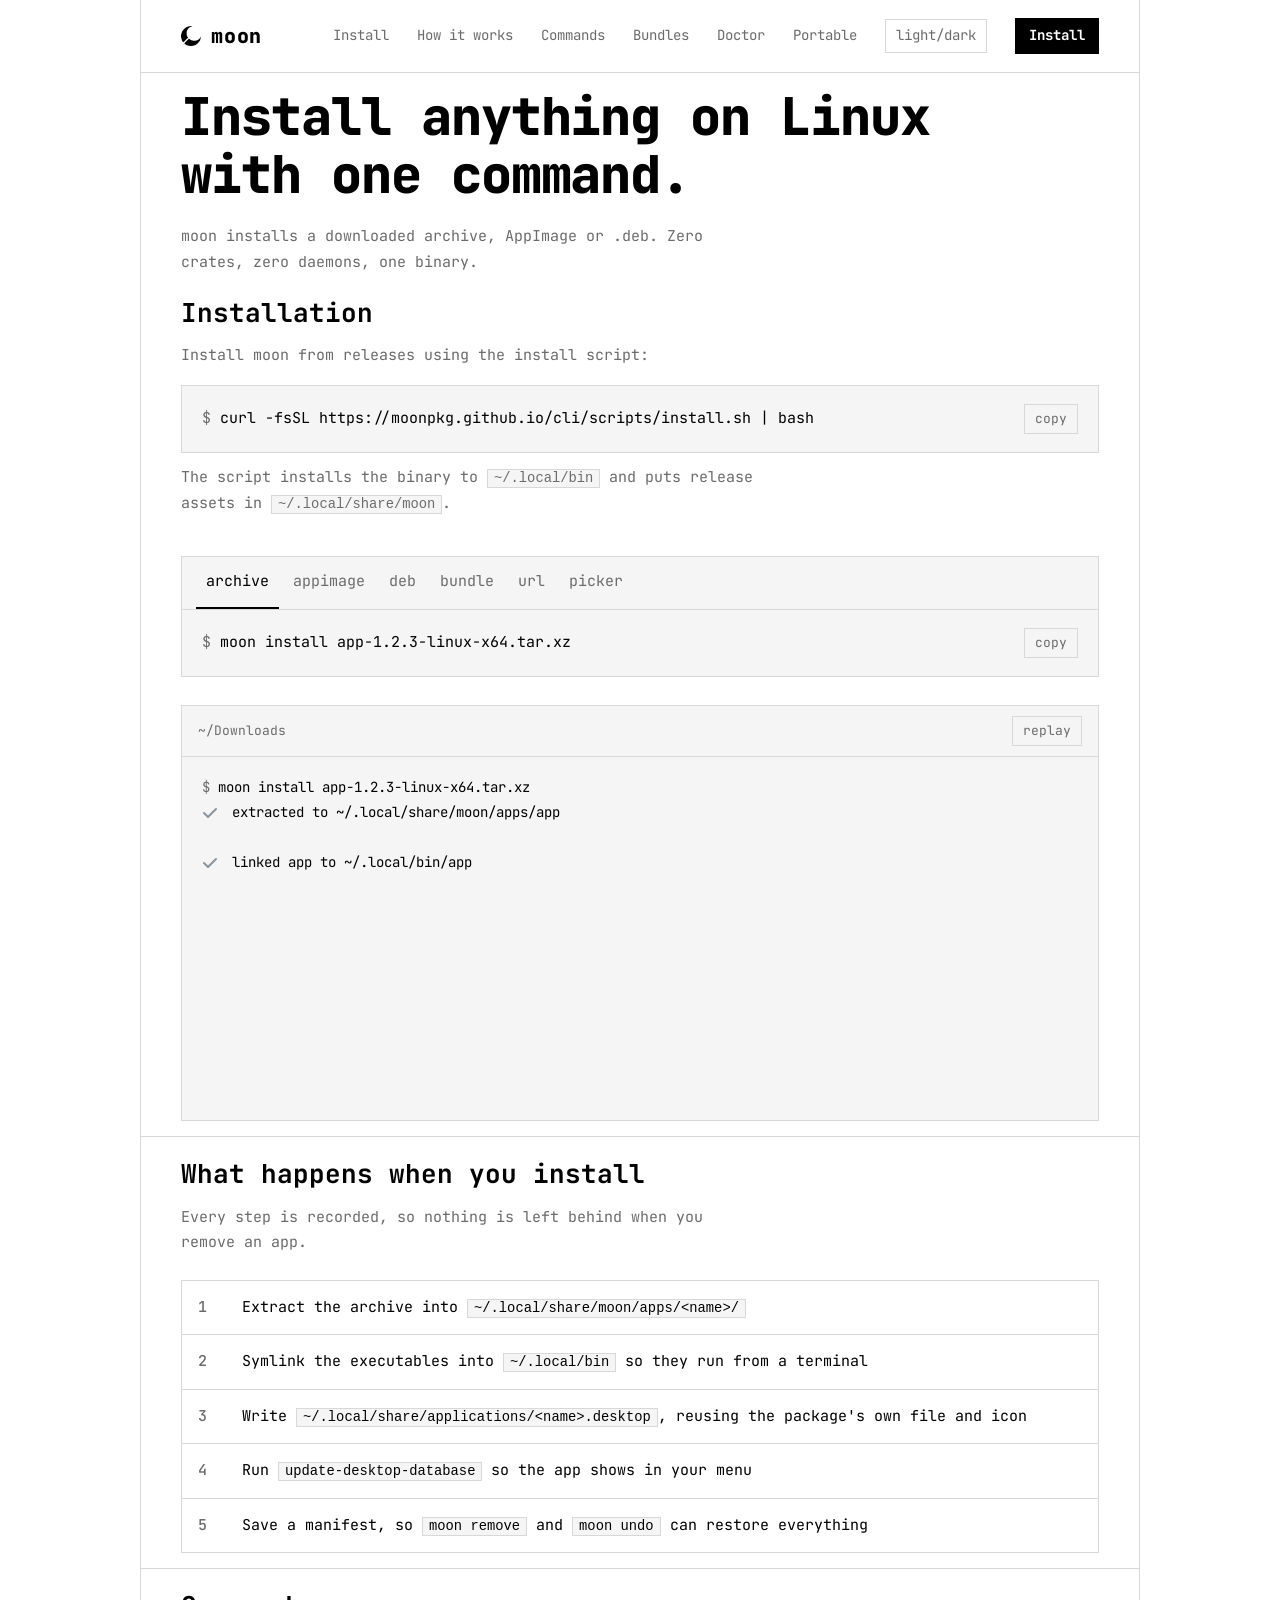
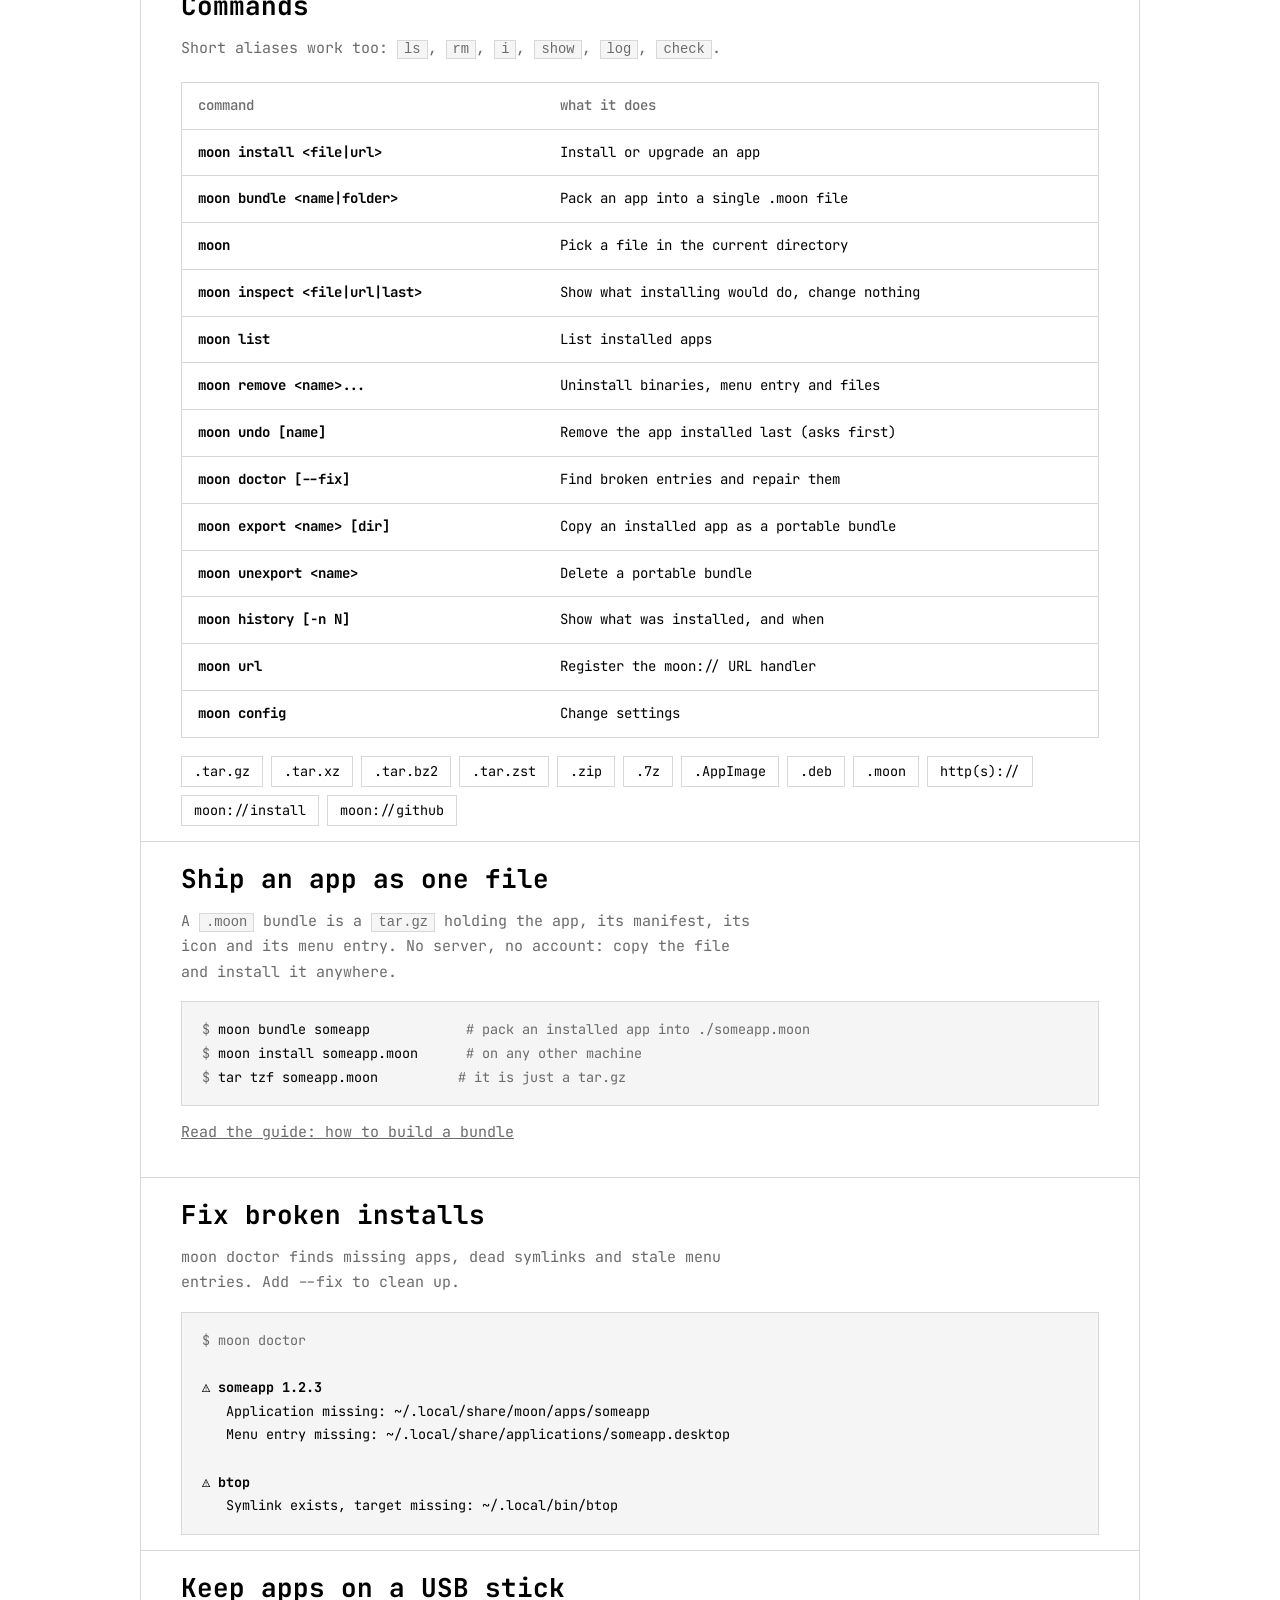
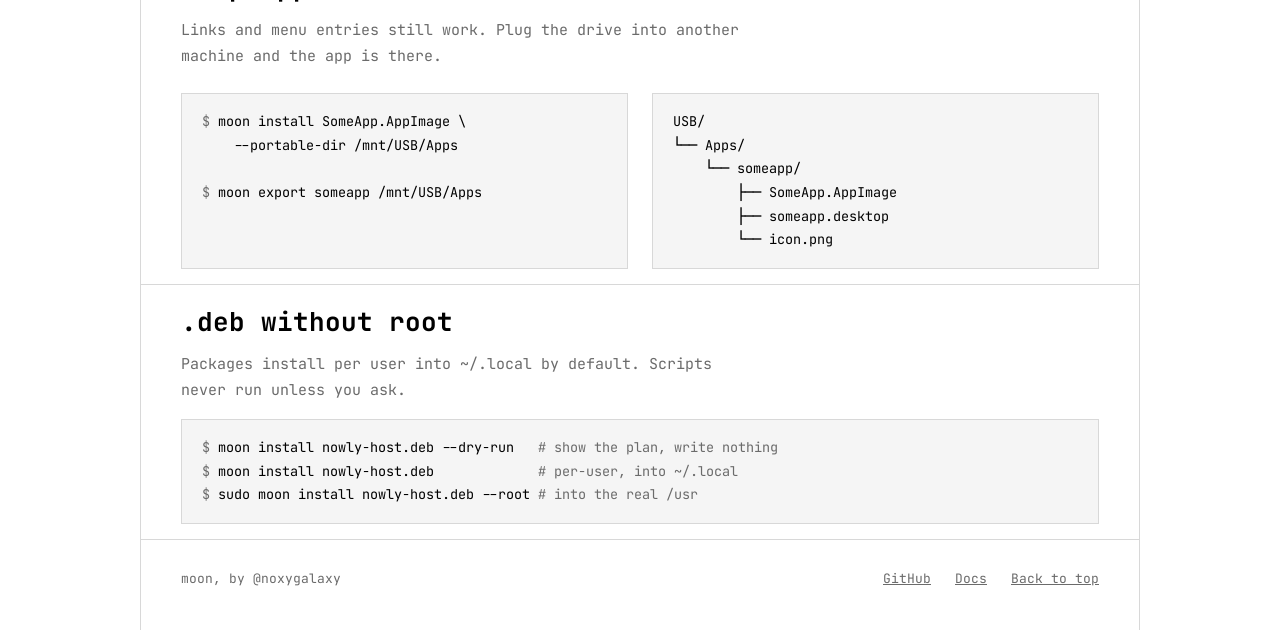
<file: docs/index.html>
<!DOCTYPE html>
<html lang="en">
<head>
<meta charset="utf-8">
<meta name="viewport" content="width=device-width, initial-scale=1, viewport-fit=cover">
<title>moon: install anything on Linux</title>
<meta name="description" content="moon installs a downloaded archive, AppImage or .deb in one command. Zero crates, zero daemons, one binary.">
<meta property="og:title" content="moon: install anything on Linux">
<meta property="og:description" content="Install archives, AppImages, and .deb packages with one command.">
<meta property="og:image" content="assets/big-banner.png">
<meta property="og:type" content="website">
<meta name="twitter:card" content="summary_large_image">
<meta name="twitter:image" content="assets/big-banner.png">
<link rel="preconnect" href="https://fonts.googleapis.com">
<link rel="preconnect" href="https://fonts.gstatic.com" crossorigin>
<link href="https://fonts.googleapis.com/css2?family=JetBrains+Mono:wght@400;500;700;800&display=swap" rel="stylesheet">
<link rel="stylesheet" href="styles.css">
</head>
<body>
<div class="wrap">
<header>
  <a class="logo" href="#top" aria-label="moon home">
    <img src="assets/logo.webp" style="width:20px;height:20px;">moon
  </a>
  <nav>
    <a href="#install">Install</a><a href="#how">How it works</a><a href="#commands">Commands</a><a href="#bundles">Bundles</a><a href="#doctor">Doctor</a><a href="#portable">Portable</a>
    <button class="theme" id="theme" aria-label="Toggle light and dark">light/dark</button>
    <button class="btn" onclick="document.getElementById('install').scrollIntoView({behavior:'smooth'})">Install</button>
  </nav>
</header>

<section id="top" class="pad">
  <h1>Install anything on Linux<br>with one command.</h1>
  <p class="dim">moon installs a downloaded archive, AppImage or .deb. Zero crates, zero daemons, one binary.</p>

  <div id="install">
    <h2>Installation</h2>
    <p class="dim">Install moon from releases using the install script:</p>
    <div class="box">
      <div class="cmdrow">
        <div class="cmd"><span class="p">$ </span><span id="installcmd">curl -fsSL https://moonpkg.github.io/cli/scripts/install.sh | bash</span></div>
        <button class="copy" id="copyinstall">copy</button>
      </div>
    </div>
    <p class="dim" style="margin-top:12px">The script installs the binary to <code>~/.local/bin</code> and puts release assets in <code>~/.local/share/moon</code>.</p>
  </div>

  <div class="box" id="tabs" style="margin-top:40px">
    <div class="tabs" role="tablist" aria-label="Input type">
      <button class="tab" role="tab" aria-selected="true" data-cmd="moon install app-1.2.3-linux-x64.tar.xz">archive</button>
      <button class="tab" role="tab" aria-selected="false" data-cmd="moon install SomeApp.AppImage">appimage</button>
      <button class="tab" role="tab" aria-selected="false" data-cmd="moon install nowly-host.deb">deb</button>
      <button class="tab" role="tab" aria-selected="false" data-cmd="moon install SomeApp.moon">bundle</button>
      <button class="tab" role="tab" aria-selected="false" data-cmd="moon install https://example.com/app.tar.gz">url</button>
      <button class="tab" role="tab" aria-selected="false" data-cmd="moon">picker</button>
    </div>
    <div class="cmdrow">
      <div class="cmd"><span class="p">$ </span><span id="cmdtext">moon install app-1.2.3-linux-x64.tar.xz</span></div>
      <button class="copy" id="copy">copy</button>
    </div>
  </div>

  <div class="box term" aria-label="Example install output">
    <div class="termbar"><span>~/Downloads</span><button class="copy" id="replay">replay</button></div>
    <pre id="term" aria-live="polite"></pre>
  </div>
</section>

<section id="how" class="pad">
  <h2>What happens when you install</h2>
  <p class="dim">Every step is recorded, so nothing is left behind when you remove an app.</p>
  <ol class="steps">
    <li><b>1</b><span>Extract the archive into <code>~/.local/share/moon/apps/&lt;name&gt;/</code></span></li>
    <li><b>2</b><span>Symlink the executables into <code>~/.local/bin</code> so they run from a terminal</span></li>
    <li><b>3</b><span>Write <code>~/.local/share/applications/&lt;name&gt;.desktop</code>, reusing the package's own file and icon</span></li>
    <li><b>4</b><span>Run <code>update-desktop-database</code> so the app shows in your menu</span></li>
    <li><b>5</b><span>Save a manifest, so <code>moon remove</code> and <code>moon undo</code> can restore everything</span></li>
  </ol>
</section>

<section id="commands" class="pad">
  <h2>Commands</h2>
  <p class="dim">Short aliases work too: <code>ls</code>, <code>rm</code>, <code>i</code>, <code>show</code>, <code>log</code>, <code>check</code>.</p>
  <div class="tablewrap"><table>
    <tr><th>command</th><th>what it does</th></tr>
    <tr><td>moon install &lt;file|url&gt;</td><td>Install or upgrade an app</td></tr>
    <tr><td>moon bundle &lt;name|folder&gt;</td><td>Pack an app into a single .moon file</td></tr>
    <tr><td>moon</td><td>Pick a file in the current directory</td></tr>
    <tr><td>moon inspect &lt;file|url|last&gt;</td><td>Show what installing would do, change nothing</td></tr>
    <tr><td>moon list</td><td>List installed apps</td></tr>
    <tr><td>moon remove &lt;name&gt;...</td><td>Uninstall binaries, menu entry and files</td></tr>
    <tr><td>moon undo [name]</td><td>Remove the app installed last (asks first)</td></tr>
    <tr><td>moon doctor [--fix]</td><td>Find broken entries and repair them</td></tr>
    <tr><td>moon export &lt;name&gt; [dir]</td><td>Copy an installed app as a portable bundle</td></tr>
    <tr><td>moon unexport &lt;name&gt;</td><td>Delete a portable bundle</td></tr>
    <tr><td>moon history [-n N]</td><td>Show what was installed, and when</td></tr>
    <tr><td>moon url</td><td>Register the moon:// URL handler</td></tr>
    <tr><td>moon config</td><td>Change settings</td></tr>
  </table></div>
  <div class="chips" aria-label="Supported inputs"><span>.tar.gz</span><span>.tar.xz</span><span>.tar.bz2</span><span>.tar.zst</span><span>.zip</span><span>.7z</span><span>.AppImage</span><span>.deb</span><span>.moon</span><span>http(s)://</span><span>moon://install</span><span>moon://github</span></div>
</section>

<section id="bundles" class="pad">
  <h2>Ship an app as one file</h2>
  <p class="dim">A <code>.moon</code> bundle is a <code>tar.gz</code> holding the app, its manifest, its icon and its menu entry. No server, no account: copy the file and install it anywhere.</p>
  <div class="box"><pre class="out"><span class="dim">$ </span>moon bundle someapp            <span class="dim"># pack an installed app into ./someapp.moon</span>
<span class="dim">$ </span>moon install someapp.moon      <span class="dim"># on any other machine</span>
<span class="dim">$ </span>tar tzf someapp.moon          <span class="dim"># it is just a tar.gz</span></pre></div>
  <p class="dim" style="margin-top:14px"><a href="how-to-bundle/">Read the guide: how to build a bundle</a></p>
</section>

<section id="doctor" class="pad">
  <h2>Fix broken installs</h2>
  <p class="dim">moon doctor finds missing apps, dead symlinks and stale menu entries. Add --fix to clean up.</p>
  <div class="box"><pre class="out"><span class="dim">$ moon doctor</span>

<span class="warn">⚠ someapp 1.2.3</span>
   Application missing: ~/.local/share/moon/apps/someapp
   Menu entry missing: ~/.local/share/applications/someapp.desktop

<span class="warn">⚠ btop</span>
   Symlink exists, target missing: ~/.local/bin/btop</pre></div>
</section>

<section id="portable" class="pad">
  <h2>Keep apps on a USB stick</h2>
  <p class="dim">Links and menu entries still work. Plug the drive into another machine and the app is there.</p>
  <div class="cols">
    <div class="box"><pre class="out"><span class="dim">$ </span>moon install SomeApp.AppImage \
    --portable-dir /mnt/USB/Apps

<span class="dim">$ </span>moon export someapp /mnt/USB/Apps</pre></div>
    <div class="box"><pre class="out">USB/
└── Apps/
    └── someapp/
        ├── SomeApp.AppImage
        ├── someapp.desktop
        └── icon.png</pre></div>
  </div>
</section>

<section class="pad">
  <h2>.deb without root</h2>
  <p class="dim">Packages install per user into ~/.local by default. Scripts never run unless you ask.</p>
  <div class="box"><pre class="out"><span class="dim">$ </span>moon install nowly-host.deb --dry-run   <span class="dim"># show the plan, write nothing</span>
<span class="dim">$ </span>moon install nowly-host.deb             <span class="dim"># per-user, into ~/.local</span>
<span class="dim">$ </span>sudo moon install nowly-host.deb --root <span class="dim"># into the real /usr</span></pre></div>
</section>

<footer>
  <span>moon, by @noxygalaxy</span>
  <span><a href="https://github.com/moonpkg/cli">GitHub</a> &nbsp; <a href="how-to-bundle/">Docs</a> &nbsp; <a href="#top">Back to top</a></span>
</footer>
</div>

<script src="script.js"></script>
</body>
</html>
</file>
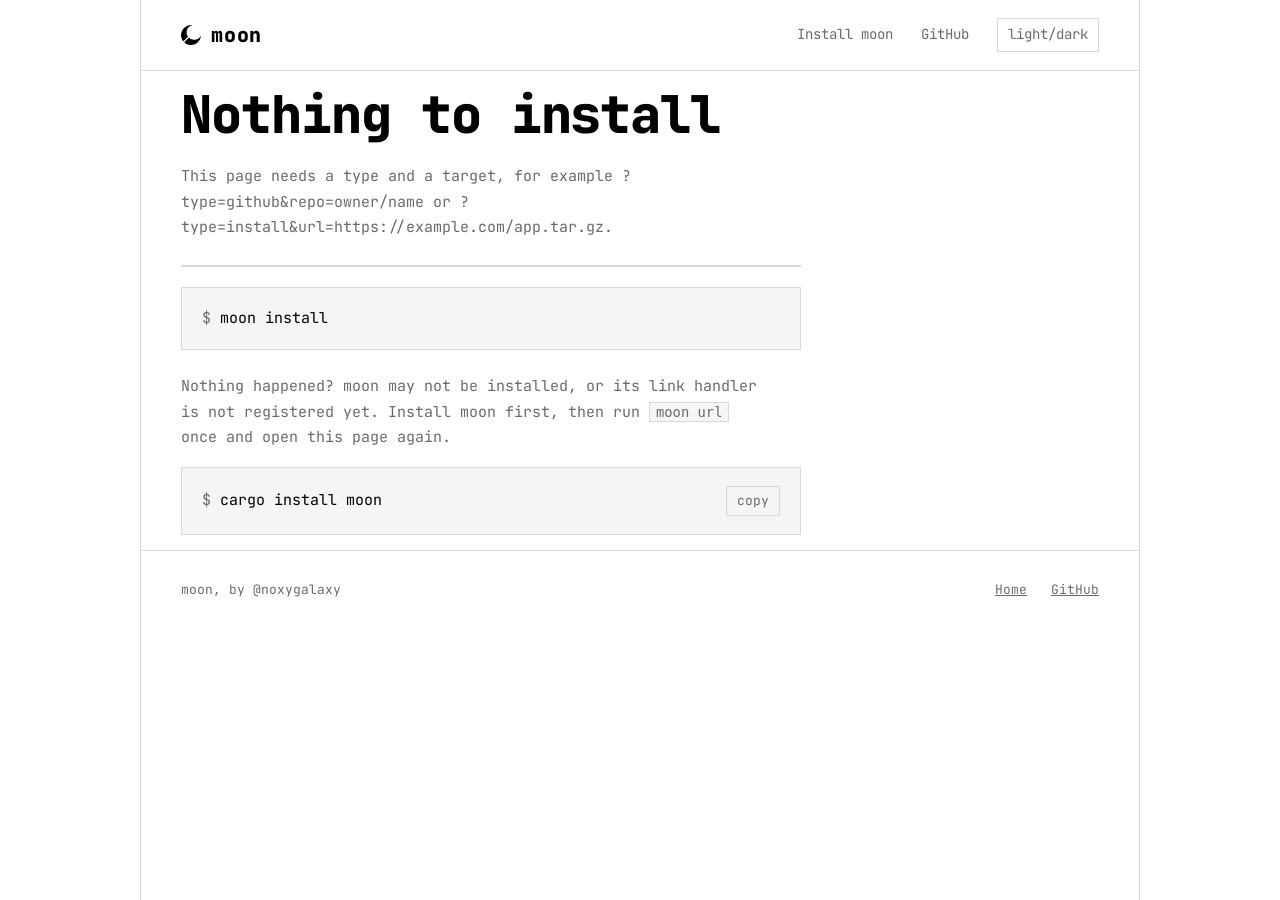
<file: docs/app/index.html>
<!DOCTYPE html>
<html lang="en">
<head>
<meta charset="utf-8">
<meta name="viewport" content="width=device-width, initial-scale=1, viewport-fit=cover">
<title>Install with moon</title>
<meta name="robots" content="noindex">
<link rel="preconnect" href="https://fonts.googleapis.com">
<link rel="preconnect" href="https://fonts.gstatic.com" crossorigin>
<link href="https://fonts.googleapis.com/css2?family=JetBrains+Mono:wght@400;500;700;800&display=swap" rel="stylesheet">
<link rel="stylesheet" href="../styles.css">
</head>
<body>
<div class="wrap">
<header>
  <a class="logo" href="../" aria-label="moon home">
    <img src="../assets/logo.webp" style="width:20px;height:20px;">moon
  </a>
  <nav>
    <a href="../#install">Install moon</a><a href="https://github.com/moonpkg/cli">GitHub</a>
    <button class="theme" id="theme" aria-label="Toggle light and dark">light/dark</button>
  </nav>
</header>

<section class="pad">
  <h1 id="title">Opening moon</h1>
  <p class="dim" id="lead">Handing this link to moon, which opens a terminal and shows the download.</p>

  <div class="box" style="max-width:620px;margin-top:24px">
    <a class="btn" id="go" href="#" style="display:block;padding:20px;text-align:center;text-decoration:none;font-size:16px">Open in moon</a>
  </div>

  <div class="box" style="max-width:620px;margin-top:20px">
    <div class="cmdrow">
      <div class="cmd"><span class="p">$ </span><span id="cmd">moon install</span></div>
      <button class="copy" id="copy">copy</button>
    </div>
  </div>

  <p class="dim" id="hint" style="margin-top:24px">Nothing happened? moon may not be installed, or its link handler is not registered yet. Install moon first, then run <code>moon url</code> once and open this page again.</p>
  <div class="box" style="max-width:620px">
    <div class="cmdrow">
      <div class="cmd"><span class="p">$ </span>cargo install moon</div>
      <button class="copy" id="copycargo">copy</button>
    </div>
  </div>
</section>

<footer>
  <span>moon, by @noxygalaxy</span>
  <span><a href="../">Home</a> &nbsp; <a href="https://github.com/moonpkg/cli">GitHub</a></span>
</footer>
</div>

<script src="../script.js"></script>
<script>
(function () {
  var q = new URLSearchParams(location.search);
  var repo = q.get("repo") || "";
  var url = q.get("url") || "";
  var tag = q.get("tag") || "";
  var file = q.get("file") || "";
  var type = (q.get("type") || "").toLowerCase();
  if (!type) type = repo ? "github" : url ? "install" : "";
  if (type === "url") type = "install";

  var link = "";
  if (type === "github" && repo)
    link =
      "moon://github?" +
      ["repo=" + encodeURIComponent(repo), tag && "tag=" + encodeURIComponent(tag), file && "file=" + encodeURIComponent(file)]
        .filter(Boolean)
        .join("&");
  else if (type === "install" && url)
    link = "moon://install?url=" + encodeURIComponent(url);

  var title = document.getElementById("title"),
    lead = document.getElementById("lead"),
    go = document.getElementById("go"),
    cmd = document.getElementById("cmd"),
    hint = document.getElementById("hint");

  function copy(text, button) {
    var label = button.textContent;
    function done() {
      button.textContent = "copied";
      setTimeout(function () {
        button.textContent = label;
      }, 1400);
    }
    try {
      navigator.clipboard.writeText(text).then(done, done);
    } catch (e) {
      done();
    }
  }

  document.getElementById("copy").addEventListener("click", function () {
    copy(cmd.textContent, this);
  });
  document.getElementById("copycargo").addEventListener("click", function () {
    copy("cargo install moon", this);
  });

  if (!link) {
    title.textContent = "Nothing to install";
    lead.textContent = "This page needs a type and a target, for example ?type=github&repo=owner/name or ?type=install&url=https://example.com/app.tar.gz.";
    go.style.display = "none";
    document.getElementById("copy").style.display = "none";
    cmd.textContent = "moon install";
    return;
  }

  var name = repo || url;
  title.textContent = type === "github" ? "Install " + name : "Install from a link";
  document.title = type === "github" ? "Install " + name + " with moon" : "Install with moon";
  lead.textContent =
    type === "github"
      ? "moon asks GitHub for the newest release of " + name + " and installs its .moon package in a terminal."
      : "moon downloads the file in a terminal and installs it.";
  go.href = link;
  go.textContent = type === "github" ? "Install " + name : "Open in moon";
  cmd.textContent = "moon install " + link;
  hint.textContent = "";

  setTimeout(function () {
    location.href = link;
  }, 250);
})();
</script>
</body>
</html>
</file>
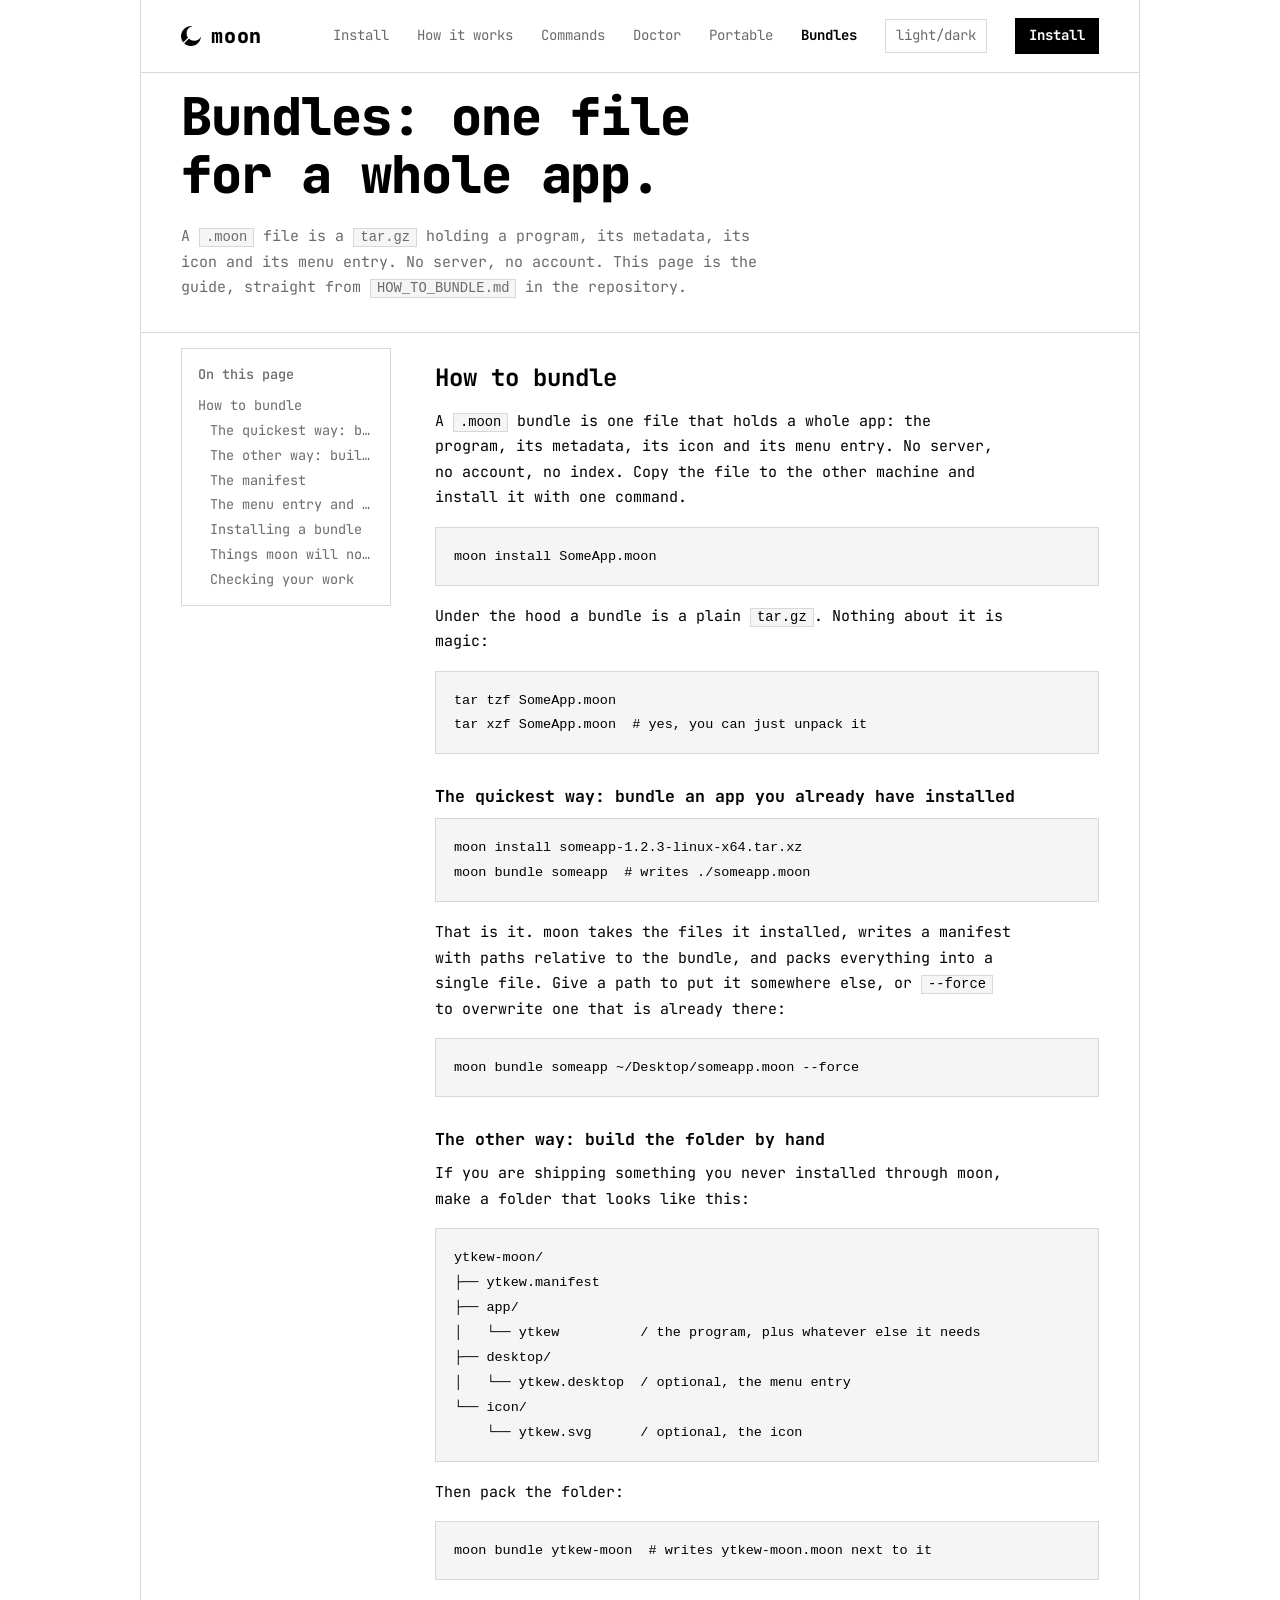
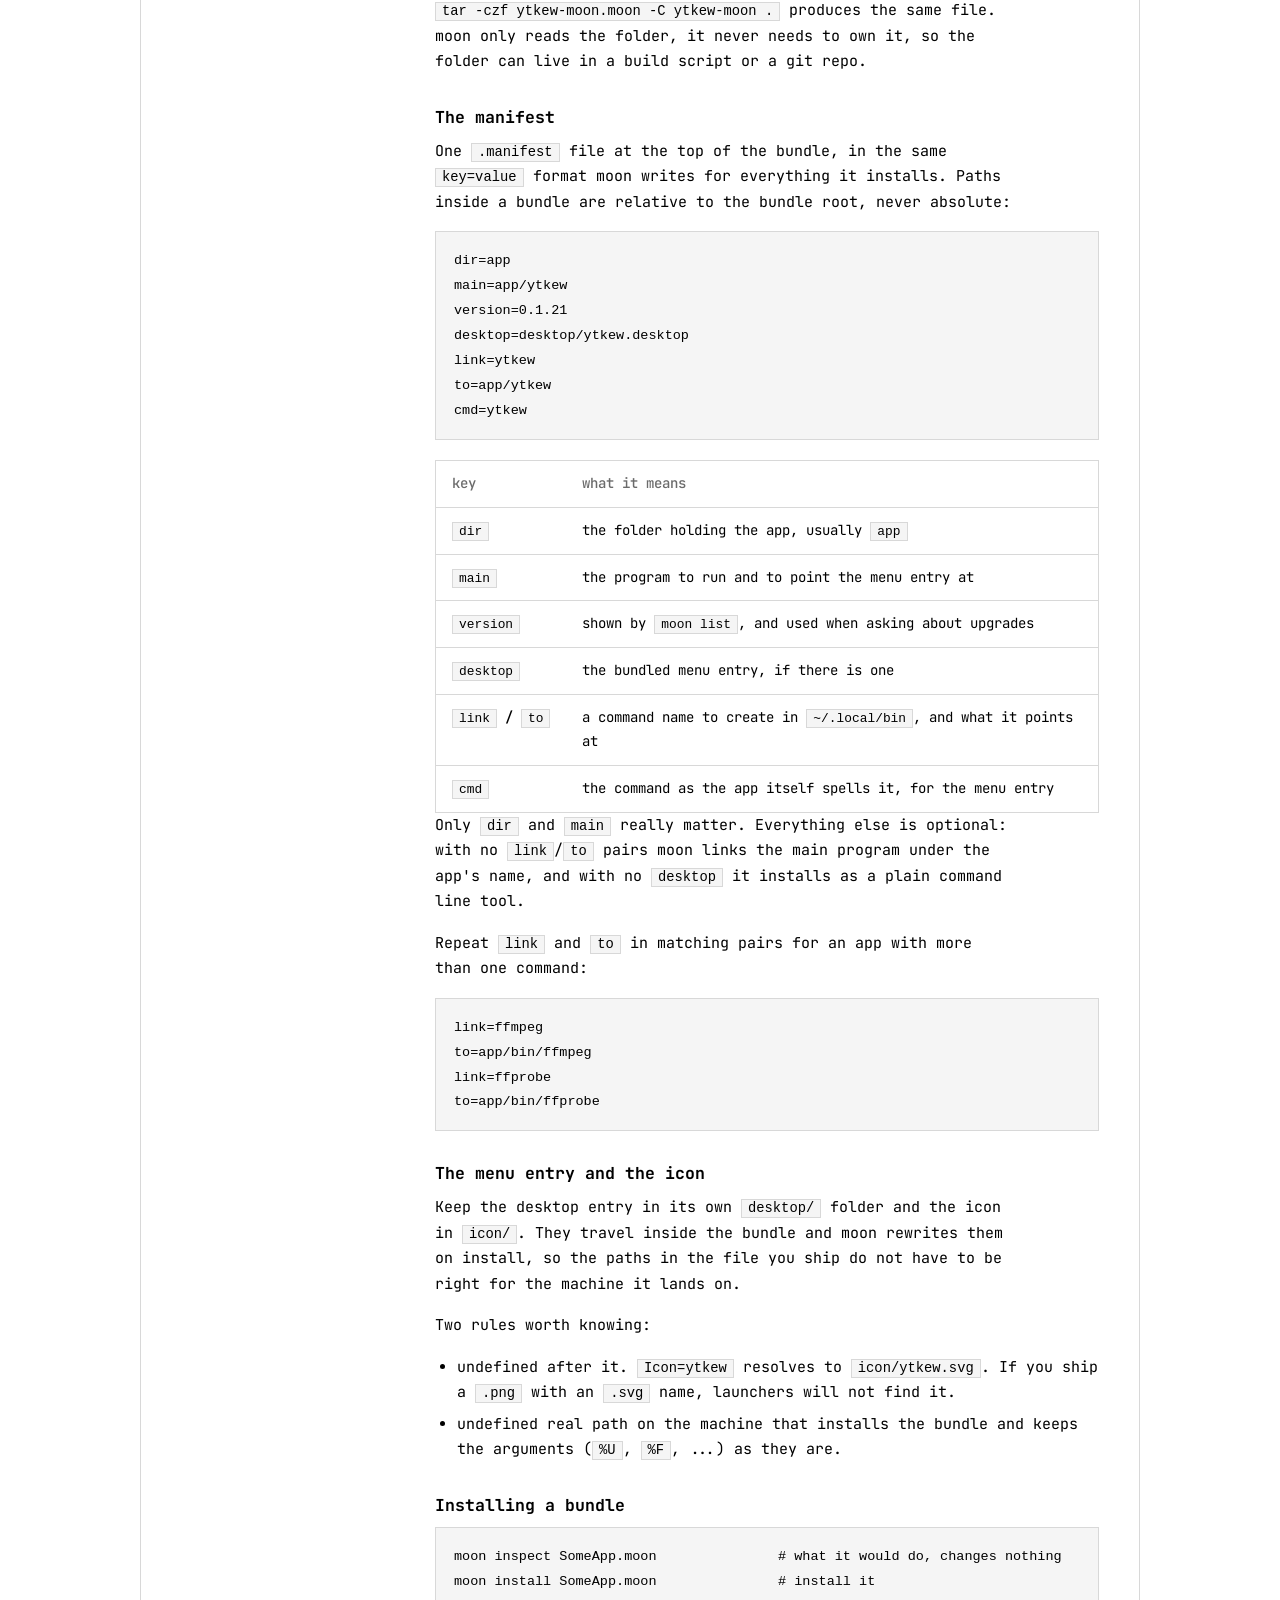
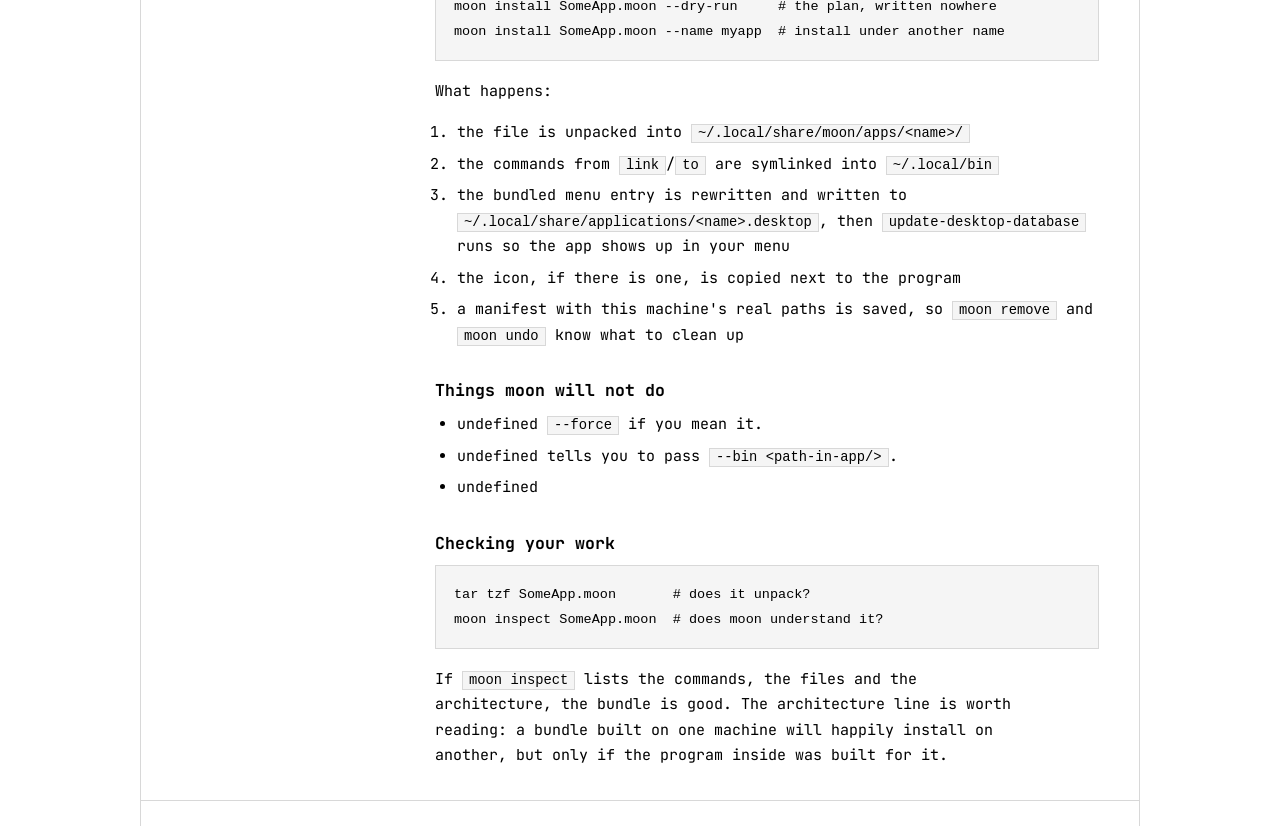
<file: docs/how-to-bundle/index.html>
<!DOCTYPE html>
<html lang="en">
<head>
<meta charset="utf-8">
<meta name="viewport" content="width=device-width, initial-scale=1, viewport-fit=cover">
<title>How to bundle: moon</title>
<meta name="description" content="A .moon bundle is one tar.gz holding an app, its icon and its menu entry. Make one with moon bundle, install it anywhere with moon install.">
<link rel="preconnect" href="https://fonts.googleapis.com">
<link rel="preconnect" href="https://fonts.gstatic.com" crossorigin>
<link href="https://fonts.googleapis.com/css2?family=JetBrains+Mono:wght@400;500;700;800&display=swap" rel="stylesheet">
<link rel="stylesheet" href="../styles.css">
</head>
<body>
<div class="wrap">
<header>
  <a class="logo" href="../index.html" aria-label="moon home">
    <img src="../assets/logo.webp" style="width:20px;height:20px;">moon
  </a>
  <nav>
    <a href="../index.html#install">Install</a><a href="../index.html#how">How it works</a><a href="../index.html#commands">Commands</a><a href="../index.html#doctor">Doctor</a><a href="../index.html#portable">Portable</a><a class="here" href="index.html" aria-current="page">Bundles</a>
    <button class="theme" id="theme" aria-label="Toggle light and dark">light/dark</button>
    <a class="btn" href="../index.html#install">Install</a>
  </nav>
</header>

<section id="top" class="pad">
  <h1>Bundles: one file<br>for a whole app.</h1>
  <p class="dim">A <code>.moon</code> file is a <code>tar.gz</code> holding a program, its metadata, its icon and its menu entry. No server, no account. This page is the guide, straight from <code>HOW_TO_BUNDLE.md</code> in the repository.</p>
  <div id="status" class="dim">Loading the guide&hellip;</div>
</section>

<section class="pad doclayout">
  <aside class="toc" id="toc" aria-label="On this page"></aside>
  <article class="doc" id="doc"></article>
</section>

<footer>
  <span>moon, by @noxygalaxy</span>
  <span><a href="https://github.com/moonpkg/cli">GitHub</a> &nbsp; <a href="https://github.com/moonpkg/cli/blob/main/HOW_TO_BUNDLE.md">HOW_TO_BUNDLE.md</a> &nbsp; <a href="../index.html">Home</a> &nbsp; <a href="#top">Back to top</a></span>
</footer>
</div>

<script src="../script.js"></script>
<script src="../markdown.js"></script>
<script>
(function () {
  var sources = [
    "../../HOW_TO_BUNDLE.md",
    "https://raw.githubusercontent.com/moonpkg/cli/main/HOW_TO_BUNDLE.md"
  ];
  var status = document.getElementById("status");
  var doc = document.getElementById("doc");
  var toc = document.getElementById("toc");

  function fail() {
    status.innerHTML =
      'The guide could not be loaded. Read it on GitHub: ' +
      '<a href="https://github.com/moonpkg/cli/blob/main/HOW_TO_BUNDLE.md">HOW_TO_BUNDLE.md</a>';
    status.classList.remove("dim");
  }

  function show(text) {
    var doc = window.moonMarkdown.render(text);
    status.remove();
    document.getElementById("doc").innerHTML = doc.html;
    window.moonMarkdown.wire(document);
    if (doc.toc.length) {
      toc.innerHTML =
        '<b>On this page</b>' +
        doc.toc
          .map(function (h) {
            return '<a class="l' + h.level + '" href="#' + h.id + '">' + h.text + "</a>";
          })
          .join("");
    } else {
      toc.remove();
    }
  }

  (function next(i) {
    if (i >= sources.length) return fail();
    fetch(sources[i])
      .then(function (r) {
        if (!r.ok) throw new Error(r.status);
        return r.text();
      })
      .then(show)
      .catch(function () {
        next(i + 1);
      });
  })(0);
})();
</script>
</body>
</html>
</file>
<file: docs/styles.css>
:root {
  --bg: #000;
  --fg: #fff;
  --dim: #8a8a8a;
  --line: #2a2a2a;
  --panel: #0d0d0d;
  --inv-bg: #fff;
  --inv-fg: #000;
  --mono:
    "JetBrains Mono", ui-monospace, SFMono-Regular, Menlo, Consolas, monospace;
  box-sizing: border-box;
  padding-top: env(safe-area-inset-top, 0px);
  padding-bottom: env(safe-area-inset-bottom, 0px);
}
@media (prefers-color-scheme: light) {
  :root:not([data-theme="dark"]) {
    --bg: #fff;
    --fg: #000;
    --dim: #6b6b6b;
    --line: #d8d8d8;
    --panel: #f5f5f5;
    --inv-bg: #000;
    --inv-fg: #fff;
  }
}
:root[data-theme="light"] {
  --bg: #fff;
  --fg: #000;
  --dim: #6b6b6b;
  --line: #d8d8d8;
  --panel: #f5f5f5;
  --inv-bg: #000;
  --inv-fg: #fff;
}
:root[data-theme="dark"] {
  --bg: #000;
  --fg: #fff;
  --dim: #8a8a8a;
  --line: #2a2a2a;
  --panel: #0d0d0d;
  --inv-bg: #fff;
  --inv-fg: #000;
}
*,
*::before,
*::after {
  box-sizing: border-box;
}
html {
  scroll-padding-top: env(safe-area-inset-top, 0px);
  -webkit-text-size-adjust: 100%;
}
body {
  margin: 0;
  background: var(--bg);
  color: var(--fg);
  font: 400 15px/1.7 var(--mono);
}
a {
  color: inherit;
}
:focus-visible {
  outline: 2px solid var(--fg);
  outline-offset: 3px;
}
.wrap {
  max-width: 1000px;
  margin: 0 auto;
  border-left: 1px solid var(--line);
  border-right: 1px solid var(--line);
  min-height: 100vh;
}
.pad {
  padding: 0 clamp(18px, 4vw, 40px);
  margin-top: 15px;
  padding-bottom: 15px;
}
header {
  display: flex;
  align-items: center;
  justify-content: space-between;
  gap: 16px;
  padding: 18px clamp(18px, 4vw, 40px);
  border-bottom: 1px solid var(--line);
}
.logo {
  display: flex;
  align-items: center;
  gap: 10px;
  font-weight: 800;
  font-size: 20px;
  text-decoration: none;
  letter-spacing: 0.04em;
}
.logo svg {
  width: 22px;
  height: 22px;
}
nav {
  display: flex;
  align-items: center;
  gap: clamp(12px, 3vw, 28px);
  font-size: 14px;
  flex-wrap: wrap;
  justify-content: flex-end;
}
nav a {
  text-decoration: none;
  color: var(--dim);
}
nav a:hover {
  color: var(--fg);
}
button {
  font: inherit;
  color: inherit;
  cursor: pointer;
}
.btn {
  background: var(--inv-bg);
  color: var(--inv-fg);
  border: 0;
  padding: 6px 14px;
  font-weight: 700;
}
.theme {
  background: none;
  border: 1px solid var(--line);
  padding: 4px 10px;
  color: var(--dim);
}
.theme:hover {
  color: var(--fg);
  border-color: var(--fg);
}
section {
  padding: clamp(40px, 7vw, 72px) 0;
  border-bottom: 1px solid var(--line);
}
h1 {
  font-size: clamp(28px, 6.2vw, 52px);
  line-height: 1.12;
  font-weight: 800;
  margin: 0 0 20px;
  letter-spacing: -0.02em;
}
h2 {
  font-size: clamp(20px, 3.4vw, 26px);
  margin: 0 0 8px;
  font-weight: 700;
}
p {
  margin: 0 0 16px;
  max-width: 64ch;
}
.dim {
  color: var(--dim);
}
.cursor {
  display: inline-block;
  width: 0.55em;
  height: 1em;
  background: var(--fg);
  vertical-align: -0.12em;
  margin-left: 4px;
  animation: blink 1.1s steps(1) infinite;
}
@keyframes blink {
  50% {
    opacity: 0;
  }
}
.box {
  border: 1px solid var(--line);
  background: var(--panel);
}
.tabs {
  display: flex;
  gap: 4px;
  border-bottom: 1px solid var(--line);
  padding: 0 14px;
  overflow-x: auto;
}
.tab {
  background: none;
  border: 0;
  padding: 12px 10px;
  color: var(--dim);
  border-bottom: 2px solid transparent;
  white-space: nowrap;
}
.tab[aria-selected="true"] {
  color: var(--fg);
  border-bottom-color: var(--fg);
}
.cmdrow {
  display: flex;
  align-items: center;
  justify-content: space-between;
  gap: 12px;
  padding: 18px 20px;
}
.cmd {
  overflow-x: auto;
  white-space: nowrap;
}
.cmd .p {
  color: var(--dim);
  user-select: none;
}
.copy {
  background: none;
  border: 1px solid var(--line);
  padding: 3px 10px;
  font-size: 13px;
  color: var(--dim);
  flex: none;
}
.copy:hover {
  color: var(--fg);
  border-color: var(--fg);
}
.term {
  margin-top: 28px;
}
.termbar {
  display: flex;
  justify-content: space-between;
  align-items: center;
  padding: 10px 16px;
  border-bottom: 1px solid var(--line);
  font-size: 13px;
  color: var(--dim);
}
.term pre {
  margin: 0;
  padding: 18px 20px;
  min-height: 363.6px;
  overflow-x: auto;
  font: inherit;
  font-size: 14px;
  line-height: 1.8;
}
.ok {
  color: var(--fg);
  display: flex;
  align-items: center;
  gap: 6px;
}
.ok img {
  width: 16px;
  height: 16px;
  vertical-align: middle;
}
.steps {
  list-style: none;
  padding: 0;
  margin: 24px 0 0;
  display: grid;
  gap: 0;
  border: 1px solid var(--line);
}
.steps li {
  display: grid;
  grid-template-columns: 44px 1fr;
  padding: 14px 16px;
  border-bottom: 1px solid var(--line);
}
.steps li:last-child {
  border-bottom: 0;
}
.steps b {
  color: var(--dim);
  font-weight: 500;
}
code {
  background: var(--panel);
  border: 1px solid var(--line);
  padding: 1px 6px;
  font-size: 0.92em;
}
.tablewrap {
  overflow-x: auto;
  border: 1px solid var(--line);
  margin-top: 20px;
}
table {
  width: 100%;
  border-collapse: collapse;
  font-size: 14px;
}
th,
td {
  text-align: left;
  padding: 11px 16px;
  border-bottom: 1px solid var(--line);
  vertical-align: top;
}
tr:last-child td {
  border-bottom: 0;
}
th {
  color: var(--dim);
  font-weight: 500;
}
td:first-child {
  white-space: nowrap;
  font-weight: 700;
}
.cols {
  display: grid;
  grid-template-columns: 1fr 1fr;
  gap: 24px;
  margin-top: 24px;
}
@media (max-width: 760px) {
  .cols {
    grid-template-columns: 1fr;
  }
}
.out {
  padding: 16px 20px;
  margin: 0;
  font: inherit;
  font-size: 13.5px;
  line-height: 1.75;
  overflow-x: auto;
}
.warn {
  font-weight: 700;
}
.chips {
  display: flex;
  flex-wrap: wrap;
  gap: 8px;
  margin-top: 18px;
}
.chips span {
  border: 1px solid var(--line);
  padding: 3px 12px;
  font-size: 13.5px;
}
footer {
  padding: 28px clamp(18px, 4vw, 40px) 40px;
  display: flex;
  justify-content: space-between;
  flex-wrap: wrap;
  gap: 12px;
  color: var(--dim);
  font-size: 13px;
}
@media (prefers-reduced-motion: reduce) {
  .cursor {
    animation: none;
  }
}

/* how-to-bundle page */
nav a.here {
  color: var(--fg);
  font-weight: 700;
}
.doclayout {
  display: grid;
  grid-template-columns: 210px minmax(0, 1fr);
  gap: clamp(20px, 4vw, 44px);
  align-items: start;
}
@media (max-width: 820px) {
  .doclayout {
    grid-template-columns: 1fr;
  }
  .toc {
    position: static;
  }
}
.toc {
  position: sticky;
  top: 24px;
  border: 1px solid var(--line);
  padding: 14px 16px;
  font-size: 13.5px;
  display: flex;
  flex-direction: column;
  gap: 2px;
}
.toc b {
  color: var(--dim);
  font-weight: 500;
  margin-bottom: 6px;
}
.toc a {
  color: var(--dim);
  text-decoration: none;
  overflow: hidden;
  text-overflow: ellipsis;
  white-space: nowrap;
}
.toc a:hover {
  color: var(--fg);
}
.toc a.l3 {
  padding-left: 12px;
}
.toc a.l4,
.toc a.l5 {
  padding-left: 24px;
}
.doc {
  max-width: 74ch;
}
.doc h2 {
  font-size: clamp(19px, 3vw, 24px);
  margin: 44px 0 10px;
  padding-top: 10px;
  border-top: 1px solid var(--line);
}
.doc h2:first-child {
  margin-top: 0;
  border-top: 0;
}
.doc h3 {
  font-size: 16.5px;
  font-weight: 700;
  margin: 28px 0 8px;
}
.doc h4 {
  font-size: 15px;
  color: var(--dim);
  font-weight: 700;
  margin: 22px 0 6px;
}
.doc .anchor {
  text-decoration: none;
}
.doc .anchor:hover::after {
  content: " #";
  color: var(--dim);
}
.doc ul,
.doc ol {
  padding-left: 22px;
  margin: 0 0 16px;
}
.doc li {
  margin-bottom: 6px;
}
.doc li code {
  white-space: nowrap;
}
.doc hr {
  border: 0;
  border-top: 1px solid var(--line);
  margin: 32px 0;
}
.doc blockquote {
  border-left: 2px solid var(--line);
  margin: 0 0 16px;
  padding: 2px 0 2px 16px;
  color: var(--dim);
}
.doc .tablewrap table td:first-child {
  white-space: nowrap;
  font-weight: 500;
}
.doc .tablewrap th {
  white-space: nowrap;
}
.prewrap {
  position: relative;
  border: 1px solid var(--line);
  background: var(--panel);
  margin: 0 0 18px;
}
.prewrap pre {
  margin: 0;
  padding: 16px 18px;
  overflow-x: auto;
  font: inherit;
  font-size: 13.5px;
  line-height: 1.7;
}
.prewrap pre code {
  background: none;
  border: 0;
  padding: 0;
  font-size: inherit;
}
.prewrap > .copy {
  position: absolute;
  top: 8px;
  right: 8px;
  opacity: 0;
  transition: opacity 0.12s;
}
.prewrap:hover > .copy,
.prewrap > .copy:focus-visible {
  opacity: 1;
}

.logo img {
  filter: invert(0);
}

:root[data-theme="light"] .logo img,
@media (prefers-color-scheme:light){:root:not([data-theme="dark"]) .logo img} {
  filter: invert(1);
}

:root[data-theme="dark"] .logo img {
  filter: invert(0);
}

.logo img {
  filter: invert(1);
}

:root[data-theme="dark"] .logo img {
  filter: invert(0);
}

@media (prefers-color-scheme: dark) {
  :root:not([data-theme="light"]) .logo img {
    filter: invert(0);
  }
}
</file>
